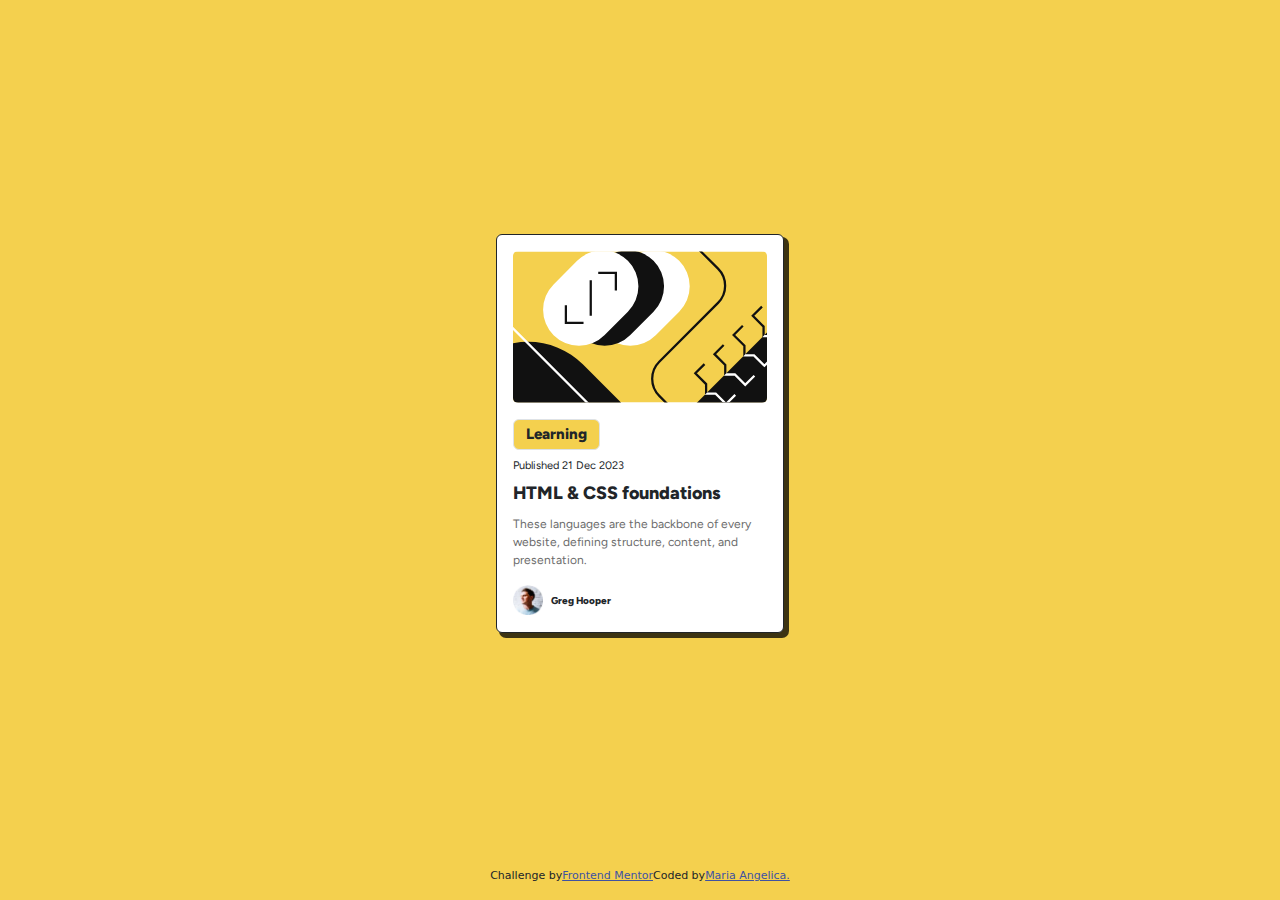
<file: HTML/Blog preview card/index.html>
<!DOCTYPE html>
<html lang="en">
<head>
  <meta charset="UTF-8">
  <meta name="viewport" content="width=device-width, initial-scale=1.0"> <!-- displays site properly based on user's device -->

  <link rel="icon" type="image/png" sizes="32x32" href="./assets/images/favicon-32x32.png">
  <link rel="stylesheet" href="Styles/Style.css">
  <!--Css Bootstrap-->
  <link href="https://cdn.jsdelivr.net/npm/bootstrap@5.3.3/dist/css/bootstrap.min.css" rel="stylesheet" integrity="sha384-QWTKZyjpPEjISv5WaRU9OFeRpok6YctnYmDr5pNlyT2bRjXh0JMhjY6hW+ALEwIH" crossorigin="anonymous">
  
  <title>Frontend Mentor | Blog preview card</title>

  <!-- Feel free to remove these styles or customise in your own stylesheet 👍 -->
  <style>
    .attribution { font-size: 11px; }
    .attribution a { color: hsl(228, 45%, 44%); }
  </style>
</head>
<body class=" d-flex flex-column justify-content-between vh-100 align-items-center   ">

  <div class="d-flex justify-content-center align-items-center flex-grow-1">

  <div class="card border-dark " style="width: 18rem;">
    <div class="card-body">
    <img class="card-img" src="assets/images/illustration-article.svg" alt="">
    <a href="#" class="btn bg-yelllow mt-3 border ">Learning</a>
    <p class=" fecha card-text mt-2" >Published 21 Dec 2023</p>
    <a class="card-link text-decoration-none text-dark " href="#">HTML & CSS foundations </a>
    <p class="parrafo card-text mt-2">These languages are the backbone of every website, defining structure, content, and presentation. </p>
    <div class="d-flex"> <img src="assets/images/image-avatar.webp" width="30px" height="30px" alt="image-avatar">
      <p class="Nombre m-2">Greg Hooper</p>
    
    </div>
    </div>
  </div>
  </div>
    
  <div class="attribution d-flex justify-content-center ">
    <p> Challenge by </p>
    <a  href="https://www.frontendmentor.io?ref=challenge" target="_blank">Frontend Mentor</a> 
    <p > Coded by </p> 
    <a  href="https://www.frontendmentor.io/profile/Mpadilla15">Maria Angelica. </a> 
  </div>

  <!--JS Bootstrap-->
  <script src="https://cdn.jsdelivr.net/npm/bootstrap@5.3.3/dist/js/bootstrap.bundle.min.js" integrity="sha384-YvpcrYf0tY3lHB60NNkmXc5s9fDVZLESaAA55NDzOxhy9GkcIdslK1eN7N6jIeHz" crossorigin="anonymous"></script>
</body>
</html>
</file>
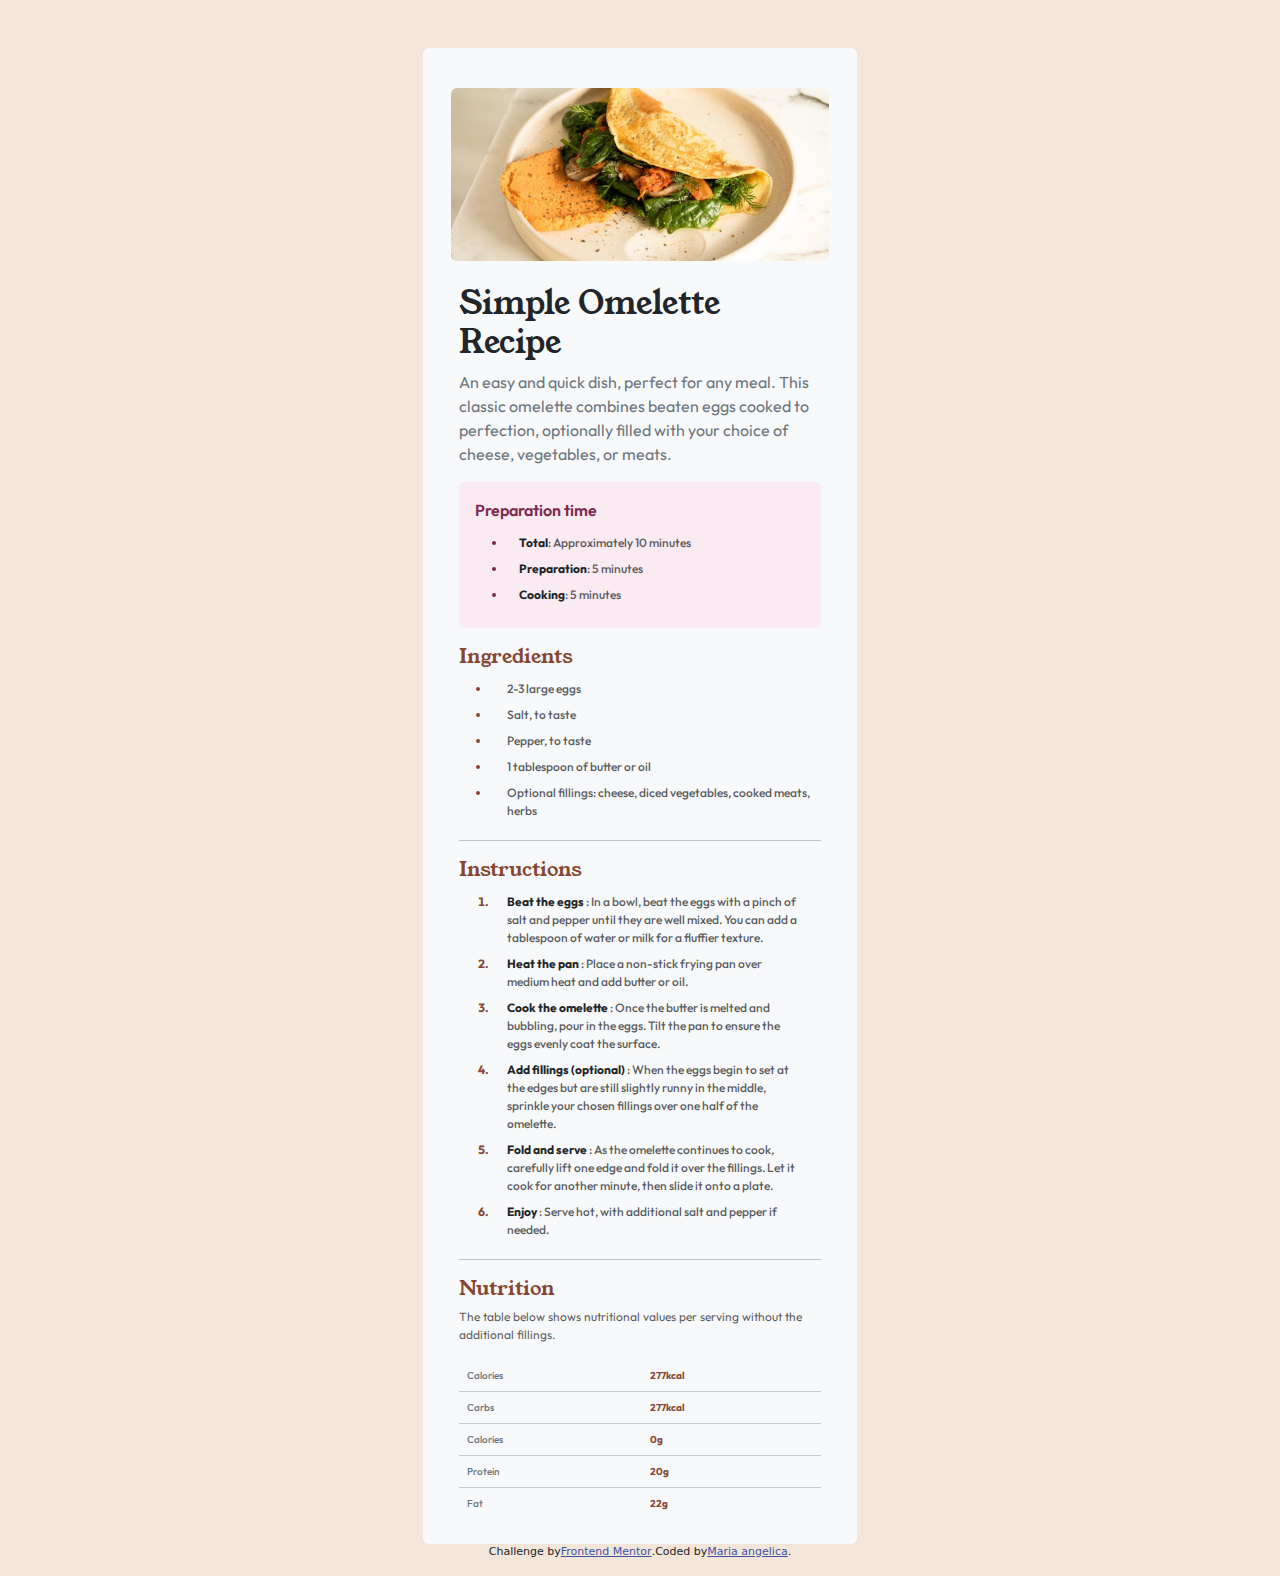
<file: HTML/recipe-page-main/index.html>
<!DOCTYPE html>
<html lang="en">

<head>
  <meta charset="UTF-8" />
  <meta name="viewport" content="width=device-width, initial-scale=1.0" />
  <!-- displays site properly based on user's device -->

  <link rel="icon" type="image/png" sizes="32x32" href="./assets/images/favicon-32x32.png" />
  <link rel="stylesheet" href="./assets/style/style.css" />

  <!--Bootstrap CSS-->
  <link href="https://cdn.jsdelivr.net/npm/bootstrap@5.3.3/dist/css/bootstrap.min.css" rel="stylesheet"
    integrity="sha384-QWTKZyjpPEjISv5WaRU9OFeRpok6YctnYmDr5pNlyT2bRjXh0JMhjY6hW+ALEwIH" crossorigin="anonymous" />

  <title>Frontend Mentor | Recipe page</title>

  <!-- Feel free to remove these styles or customise in your own stylesheet 👍 -->
  <style>
    .attribution {
      font-size: 11px;
      text-align: center;
    }

    .attribution a {
      color: hsl(228, 45%, 44%);
    }
  </style>
</head>

<body class="fondo-body row">
  <main class="container rounded col-sm-9 col-md-8 col-lg-4 col-xl-4 bg-light mt-md-4 mt-lg-5">
    <div class="m-0 ms-0 m-md-2 m-lg-3">
      <!--*******Imagen********-->
      <img src="./assets/images/image-omelette.jpeg" class="rounded img-fluid mt-sm-0 mt-md-4" alt="omelette" />
    </div>
    <!--*******************-->

    <article class="m-4">
      <div>
        
        <h2 class="custom-Young fw-medium">Simple Omelette Recipe</h2>
        <p class="text-secondary custom-Outfit">
          An easy and quick dish, perfect for any meal. This classic omelette
          combines beaten eggs cooked to perfection, optionally filled with
          your choice of cheese, vegetables, or meats.
        </p>
      </div>
    

      <div class="Rosa rounded mt-3 p-3 pb-1">
        <p class="custom-Outfit text-color-Rosa fw-semibold mb-2"> Preparation time</p>
        <ul class="">
          <li class="custom-bullet custom-Outfit text-muted fw-medium p-1">
            <strong class="text-body ms-2">Total</strong>: Approximately 10
            minutes
          </li>
          <li class="custom-bullet custom-Outfit text-muted fw-medium p-1">
            <strong class="text-body ms-2">Preparation</strong>: 5 minutes
          </li>
          <li class="custom-bullet custom-Outfit text-muted fw-medium p-1">
            <strong class="text-body ms-2">Cooking</strong>: 5 minutes
          </li>
        </ul>
      </div>

      <div class="my-2">
        <h5 class="custom-Young text-brown mt-3">Ingredients</h5>
        <ul>
          <li class="custom-bullet-brown fw-medium text-muted custom-Outfit py-1 ps-3">
            2-3 large eggs
          </li>
          <li class="custom-bullet-brown fw-medium text-muted custom-Outfit py-1 ps-3">
            Salt, to taste
          </li>
          <li class="custom-bullet-brown fw-medium text-muted custom-Outfit py-1 ps-3">
            Pepper, to taste
          </li>
          <li class="custom-bullet-brown fw-medium text-muted custom-Outfit py-1 ps-3">
            1 tablespoon of butter or oil
          </li>
          <li class="custom-bullet-brown fw-medium text-muted custom-Outfit py-1 ps-3">
            Optional fillings: cheese, diced vegetables, cooked meats, herbs
          </li>
        </ul>
        <hr />
      </div>

      <div class="my-2">
        <h5 class="custom-Young text-brown">Instructions</h5>
        <ol>
          <li class="custom-bullet-brown fw-medium text-muted custom-Outfit py-1 ps-3 me-4">
            <strong class="text-body">Beat the eggs</strong> : In a bowl, beat
            the eggs with a pinch of salt and pepper until they are well
            mixed. You can add a tablespoon of water or milk for a fluffier
            texture.
          </li>
          <li class="custom-bullet-brown fw-medium text-muted custom-Outfit py-1 ps-3 me-4">
            <strong class="text-body">Heat the pan</strong> : Place a
            non-stick frying pan over medium heat and add butter or oil.
          </li>
          <li class="custom-bullet-brown fw-medium text-muted custom-Outfit py-1 ps-3 me-4">
            <strong class="text-body">Cook the omelette</strong> : Once the
            butter is melted and bubbling, pour in the eggs. Tilt the pan to
            ensure the eggs evenly coat the surface.
          </li>
          <li class="custom-bullet-brown fw-medium text-muted custom-Outfit py-1 ps-3 me-4">
            <strong class="text-body">Add fillings (optional)</strong> : When
            the eggs begin to set at the edges but are still slightly runny in
            the middle, sprinkle your chosen fillings over one half of the
            omelette.
          </li>
          <li class="custom-bullet-brown fw-medium text-muted custom-Outfit py-1 ps-3 me-4">
            <strong class="text-body">Fold and serve</strong> : As the
            omelette continues to cook, carefully lift one edge and fold it
            over the fillings. Let it cook for another minute, then slide it
            onto a plate.
          </li>
          <li class="custom-bullet-brown fw-medium text-muted custom-Outfit py-1 ps-3 me-4">
            <strong class="text-body">Enjoy</strong> : Serve hot, with
            additional salt and pepper if needed.
          </li>
        </ol>
        <hr />
      </div>

      <div class="my-2">
        <h5 class="custom-Young text-brown">Nutrition</h5>
        <p class="text-muted custom-Outfit">
          The table below shows nutritional values per serving without the
          additional fillings.
        </p>
        <table class="table table-light ">
          <tr>
            <td class="ms-3 fw-medium text-secondary ">Calories</td>
            <td class="text-brown fw-bold ">277kcal</td>
          </tr>
          <tr>
            <td class="ms-3 fw-medium text-secondary ">Carbs</td>
            <td class="text-brown fw-bold ">277kcal</td>
          </tr>
          <tr>
            <td class="ms-3 fw-medium text-secondary ">Calories</td>
            <td class="text-brown fw-bold ">0g</td>
          </tr>
          <tr>
            <td class="ms-3 fw-medium text-secondary ">Protein</td>
            <td class="text-brown fw-bold ">20g</td>
          </tr>
  
          <tr class="border-light">
            <td class="ms-3 fw-medium text-secondary ">Fat</td>
            <td class="text-brown fw-bold ">22g</td>
          </tr>
        </table>
      </div>
    </article>
  </main>

  <!--Pie de pagina-->
  <footer class="attribution d-flex justify-content-center align-content-end">
    <p>Challenge by</p>
    <a href="https://www.frontendmentor.io?ref=challenge" target="_blank">Frontend Mentor</a>.
    <p>Coded by</p>
    <a href="#">Maria angelica</a>.
  </footer>

  <!--Bootstrap Js-->
  <script src="https://cdn.jsdelivr.net/npm/bootstrap@5.3.3/dist/js/bootstrap.bundle.min.js"
    integrity="sha384-YvpcrYf0tY3lHB60NNkmXc5s9fDVZLESaAA55NDzOxhy9GkcIdslK1eN7N6jIeHz"
    crossorigin="anonymous"></script>
</body>

</html>
</file>
<file: HTML/Blog preview card/Styles/Style.css>
*{
    margin: 0;
   
}



body{
    background-color: hsl(47, 88%, 63%) !important;
    height: 100vh;
}


/* Fuentes*/
@font-face {  
    font-family: Figtree;
    src: url('../assets/fonts/Figtree-VariableFont_wght.ttf') format('truetype');
    font-style: normal;
    font-weight: 100 900; 
}

/*Clase para el color amarillo*/
.bg-yelllow{
    background-color: hsl(47, 88%, 63%) !important;
} 


.card{
    /* Sombra */
  -webkit-box-shadow: 4px 4px 0px 1px rgba(0,0,0,0.75);
  -moz-box-shadow: 4px 4px 0px 1px rgba(0,0,0,0.75);
  box-shadow: 4px 4px 0px 1px rgba(0,0,0,0.75);
} 

a.btn{
    font-family: Figtree;
    font-weight:800;
    font-size: 15px;
    padding: 3px 12px 3px 12px;    
}

p.fecha{
    font-family: Figtree;
    font-size: 11px;
    margin-bottom: 6px;
}

a.card-link{
    font-family: Figtree;
    font-weight: 800;
    font-size: 18px;
    

}

a.card-link:hover{
    color: hsl(47, 88%, 63%) !important;
    
   
}

p.parrafo{
    font-family: Figtree;
    color:  hsl(0, 0%, 42%);
    font-size: 12px;
}

p.Nombre{
    font-family: Figtree;
    font-size: 10px;
    font-weight: 800;
}
</file>
<file: HTML/recipe-page-main/assets/style/style.css>
*{
    margin: 0;
    padding: 0;
    
}


@font-face { /*****************Fuentes*****************/
    font-family: 'Outfit';
    src: url('../fonts/outfit/Outfit-VariableFont_wght.ttf') format('truetype');
    font-weight: 100 900; /* Rango de pesos de 100 a 900 */
    font-style: normal;
}

@font-face {
    font-family: 'Young';
    src: url('../fonts/young-serif/YoungSerif-Regular.ttf') format('truetype');
    font-weight: 400; /* Peso 400 para esta fuente */
    font-style: normal;
}

.custom-Outfit {
    font-family: 'Outfit'; 
   
}

.custom-Young {
    font-family: 'Young';
}
/***************Termino**************************/



.fondo-body{/*******Clases para los colores**********/
    background-color: hsl(30, 54%, 90%);
}

.Rosa {
    background-color: hsl(335, 63%, 95%);
    
}

.text-color-Rosa{
    color: hsl(332, 51%, 32%); 
}

.custom-bullet::marker{ 
    color: hsl(332, 51%, 32%); 

}

.text-brown{
   color: hsl(14, 45%, 36%) !important; /* Texto color marron*/
}

.custom-bullet-brown::marker{
    color: hsl(14, 45%, 36%);
    font-size: 12px;
    font-weight: 700;   
}
/**************Termino*****************************/




.text-muted {
    font-size: 12px;
}

.custom-bullet{
    font-size: 12px;
}

.custom-bullet-brown{
    font-size: 12px;
}

.no-border {
    border-color: none !important; /* Quita el borde inferior */
  }
  
td{
    font-size: 10px;
    font-family: Outfit;
    
}
</file>
